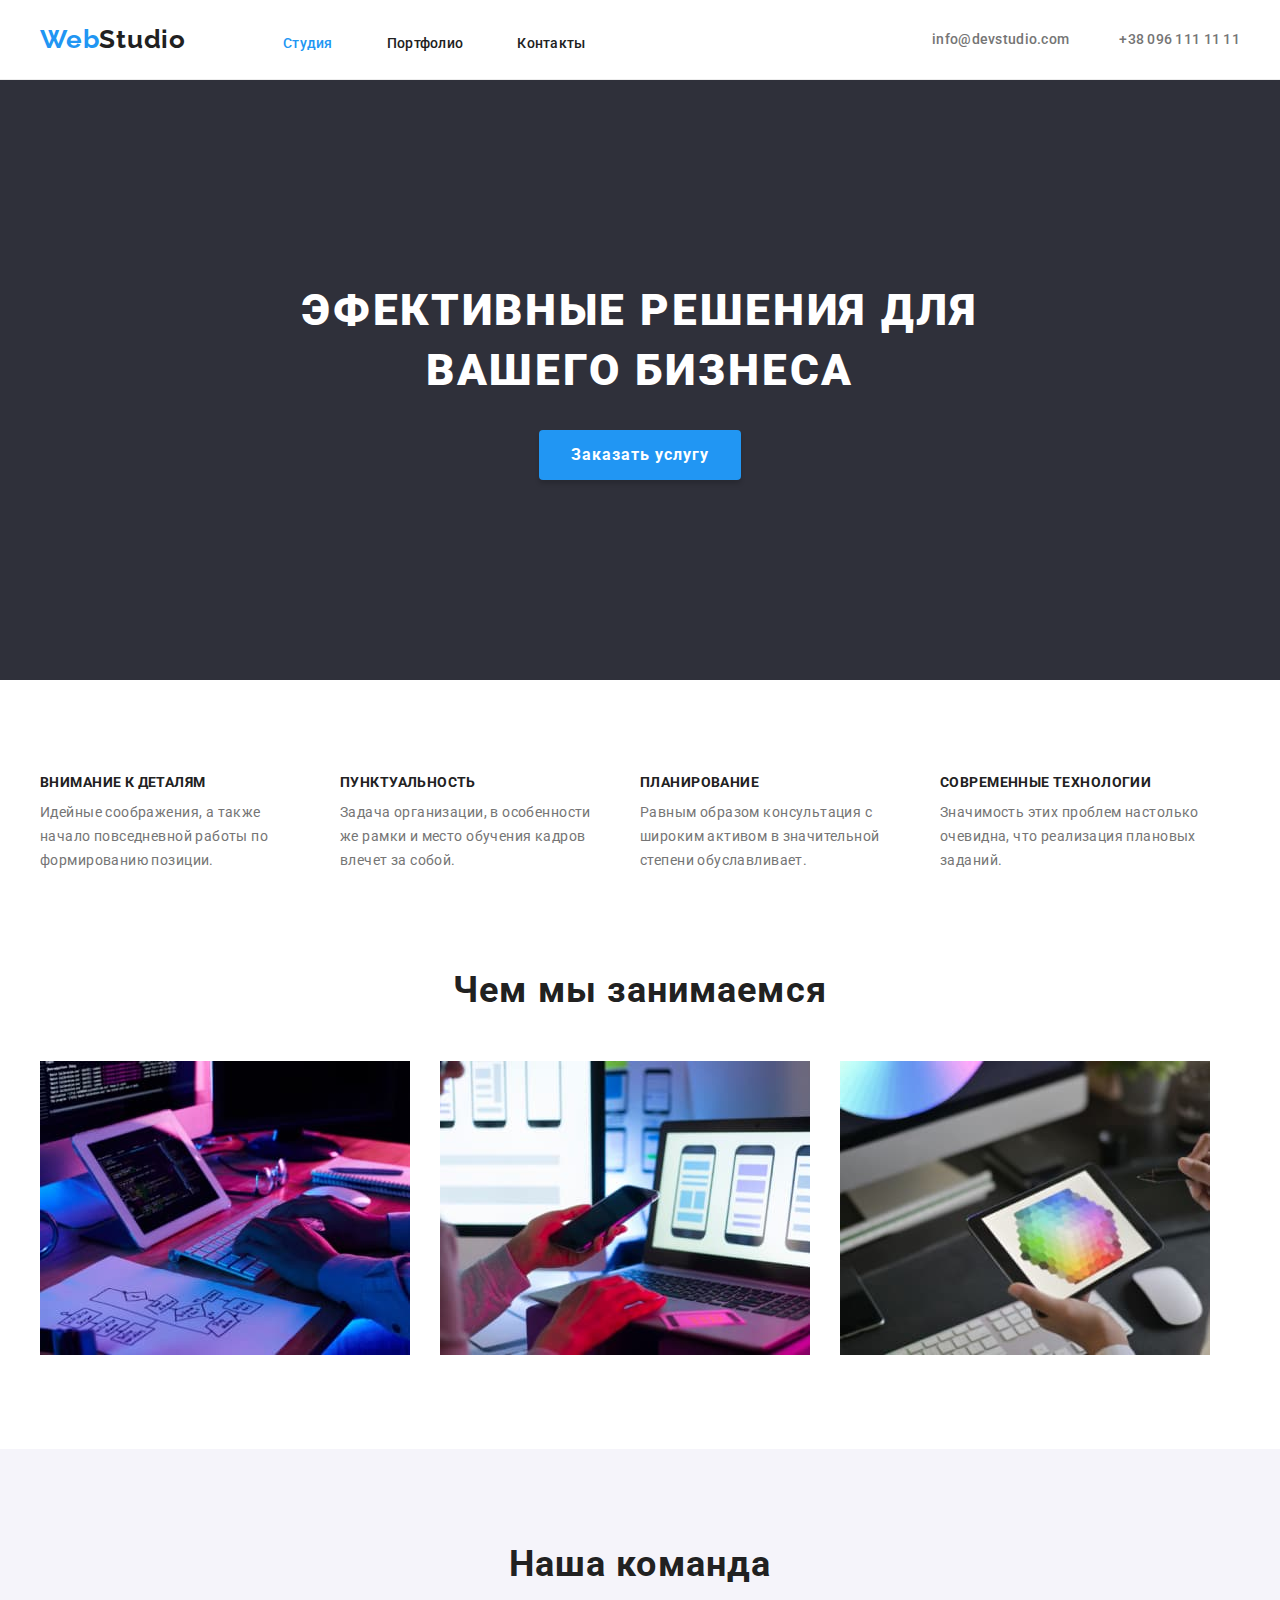
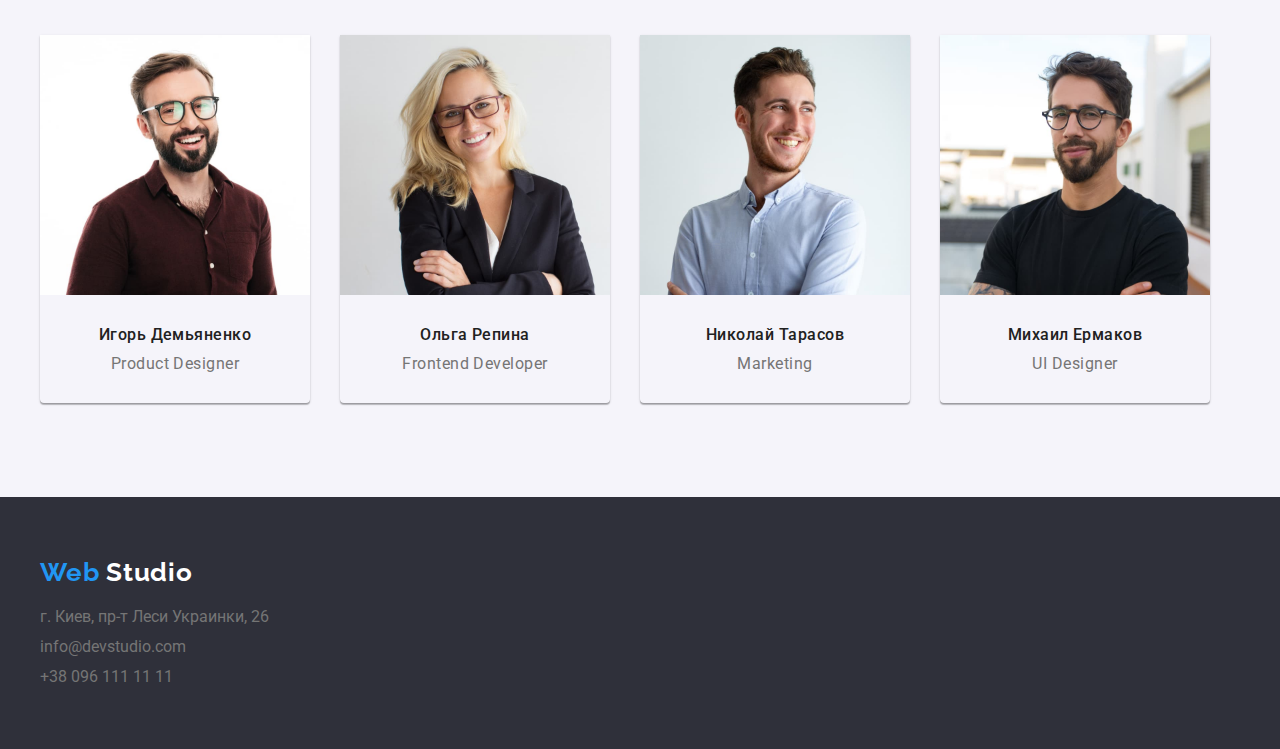
<file: index.html>
<!DOCTYPE html>
<html lang="ru">
  <head>
    <meta charset="UTF-8" />
    <meta name="description" content="Сайт под ключ" />
    <title>Web Studio</title>
    <link
      href="https://fonts.googleapis.com/css2?family=DM+Serif+Display&family=Raleway:wght@700&family=Roboto:wght@400;500;700;900&display=swap"
      rel="stylesheet"
    />
    <link rel="stylesheet" href="css/modern-normalize.css" />
    <link rel="stylesheet" href="css/style.css" />
  </head>
  <body>
    <header class="header">
      <div class="container header__container">
        <nav class="nav">
          <a class="logo" href="#"><span class="logo_fword">Web</span>Studio</a>
          <ul class="nav__list">
            <li class="nav__list-item">
              <a class="nav__link nav__link--current" href="#"> Студия </a>
            </li>
            <li class="nav__list-item">
              <a class="nav__link" href="portfolio.html"> Портфолио </a>
            </li>
            <li class="nav__list-item">
              <a class="nav__link" href="#"> Контакты </a>
            </li>
          </ul>
        </nav>
        <ul class="contacts">
          <li class="contacts_item">
            <a class="contacts__link" href="mailto:info@devstudio.com">
              info@devstudio.com
            </a>
          </li>
          <li class="contacts_item">
            <a class="contacts__link" href="tel:+380961111111">
              +38 096 111 11 11
            </a>
          </li>
        </ul>
      </div>
    </header>
    <main class="main">
      <section class="section section--dark section-h1">
        <div class="container">
          <h1 class="section__title section__title-bigger">
            Эфективные решения для вашего бизнеса
          </h1>
          <button class="button button__order button--blue" type="button">
            Заказать услугу
          </button>
        </div>
      </section>
      <section class="section section--bottom-p-zero">
        <div class="container">
          <div class="grid">
            <h2 class="visually-hidden">Наши преимущества</h2>
            <ul class="advantages">
              <li class="advantages__item">
                <h3 class="advantages__title">Внимание к деталям</h3>
                <p class="advantages__desc">
                  Идейные соображения, а также начало повседневной работы по
                  формированию позиции.
                </p>
              </li>
              <li class="advantages__item">
                <h3 class="advantages__title">Пунктуальность</h3>
                <p class="advantages__desc">
                  Задача организации, в особенности же рамки и место обучения
                  кадров влечет за собой.
                </p>
              </li>
              <li class="advantages__item">
                <h3 class="advantages__title">Планирование</h3>
                <p class="advantages__desc">
                  Равным образом консультация с широким активом в значительной
                  степени обуславливает.
                </p>
              </li>
              <li class="advantages__item">
                <h3 class="advantages__title">Современные технологии</h3>
                <p class="advantages__desc">
                  Значимость этих проблем настолько очевидна, что реализация
                  плановых заданий.
                </p>
              </li>
            </ul>
          </div>
        </div>
      </section>
      <section class="section">
        <div class="container">
          <h2 class="section__title">Чем мы занимаемся</h2>
          <ul class="doings">
            <li class="doings__item">
              <img
                class="doings__img"
                src="images/workProgramer.jpg"
                alt="програмист пишет код"
              />
            </li>
            <li class="doings__item">
              <img
                class="doings__img"
                src="images/workDesigner.jpg"
                alt="ui дизайнер делает интерфейс для мобильного приложения"
              />
            </li>
            <li class="doings__item">
              <img
                class="doings__img"
                src="images/workArtist.jpg"
                alt="веб-дизайнер выбирает цвет на графическом планшете"
              />
            </li>
          </ul>
        </div>
      </section>
      <section class="section section--gray-light">
        <div class="container">
          <h2 class="section__title">Наша команда</h2>
          <ul class="team">
            <li class="team__item">
              <img
                class="team_img"
                src="images/person1.jpg"
                alt="мужчина: в очках, короткая стрижка, борода, темные волосы, бордовая рубашка"
              />
              <div class="team__bottom-container">
                <h3 class="team__title">Игорь Демьяненко</h3>
                <p class="team_desc">Product Designer</p>
              </div>
            </li>
            <li class="team__item">
              <img
                class="team_img"
                src="images/person2.jpg"
                alt="женщина: блондинка, в очках, в черном пиджаке"
              />
              <div class="team__bottom-container">
                <h3 class="team__title">Ольга Репина</h3>
                <p class="team_desc">Frontend Developer</p>
              </div>
            </li>
            <li class="team__item">
              <img
                class="team_img"
                src="images/person3.jpg"
                alt="мужчина: короткая стрижка, длинная щетина, темные волосы, белая рубашка"
              />
              <div class="team__bottom-container">
                <h3 class="team__title">Николай Тарасов</h3>
                <p class="team_desc">Marketing</p>
              </div>
            </li>
            <li class="team__item">
              <img
                class="team_img"
                src="images/person4.jpg"
                alt="мужчина: короткая стрижка, борода, темные волосы, черная футболка"
              />
              <div class="team__bottom-container">
                <h3 class="team__title">Михаил Ермаков</h3>
                <p class="team_desc">UI Designer</p>
              </div>
            </li>
          </ul>
        </div>
      </section>
    </main>
    <footer class="footer">
      <div class="container">
        <a class="logo logo--white" href="#">
          <span class="logo_fword">Web</span> Studio
        </a>
        <address class="address">
          <ul class="address__list">
            <li class="address__item">
              <a
                class="address__contact"
                href="https://www.google.com/maps/search/?api=1&query=Киев+Леси+Украинки+26"
                target="_blank"
                rel="noopener noreferrer"
              >
                г. Киев, пр-т Леси Украинки, 26
              </a>
            </li>
            <li class="address__item">
              <a class="address__contact" href="mailto:info@devstudio.com">
                info@devstudio.com
              </a>
            </li>
            <li class="address__item">
              <a class="address__contact" href="tel:+380961111111">
                +38 096 111 11 11
              </a>
            </li>
          </ul>
        </address>
      </div>
    </footer>
  </body>
</html>
</file>
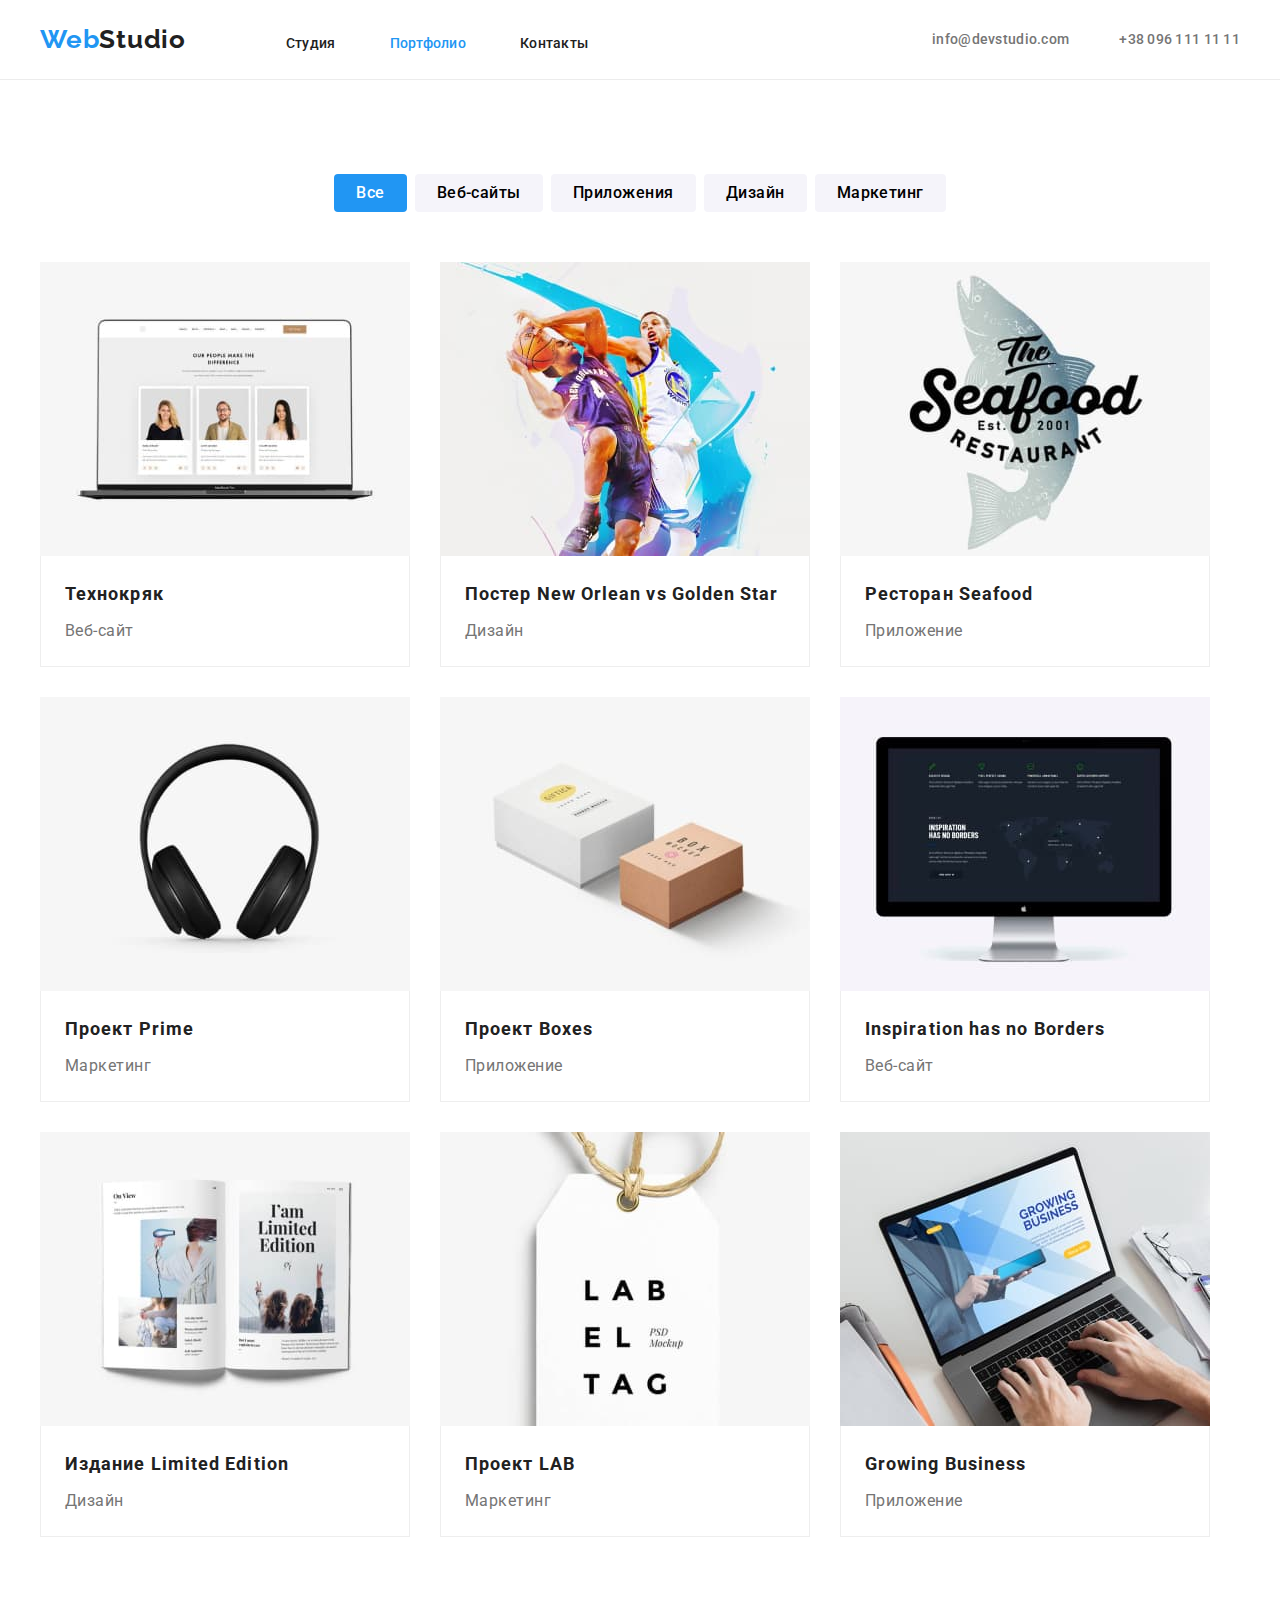
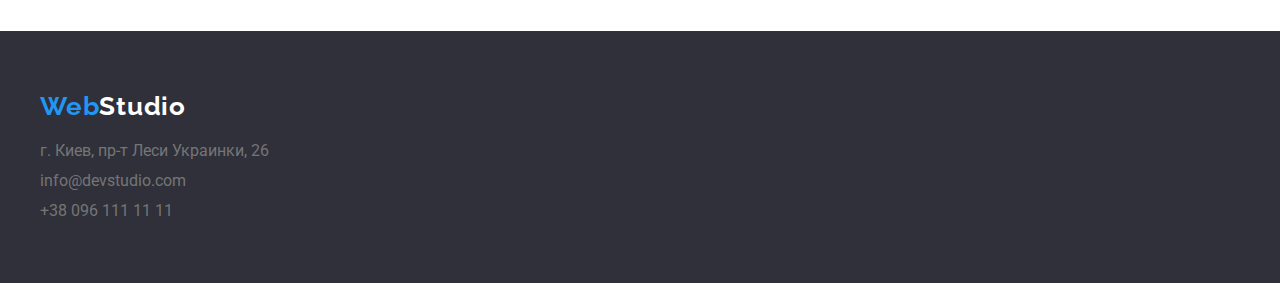
<file: portfolio.html>
<!DOCTYPE html>
<html lang="ru">
  <head>
    <meta charset="UTF-8" />
    <meta name="description" content="Портфолио" />
    <title>Портфолио</title>
    <link
      href="https://fonts.googleapis.com/css2?family=DM+Serif+Display&family=Raleway:wght@700&family=Roboto:wght@400;500;700;900&display=swap"
      rel="stylesheet"
    />
    <link rel="stylesheet" href="css/modern-normalize.css" />
    <link rel="stylesheet" href="css/style.css" />
  </head>
  <body>
    <header class="header">
      <div class="container header__container">
        <nav class="nav">
          <a class="logo" href="index.html">
            <span class="logo_fword">Web</span>Studio
          </a>
          <ul class="nav__list">
            <li class="nav__list-item">
              <a class="nav__link" href="index.html"> Студия </a>
            </li>
            <li class="nav__list-item">
              <a class="nav__link nav__link--current" href="#"> Портфолио </a>
            </li>
            <li class="nav__list-item">
              <a class="nav__link" href="#"> Контакты </a>
            </li>
          </ul>
        </nav>
        <ul class="contacts">
          <li class="contacts_item">
            <a class="contacts__link" href="mailto:info@devstudio.com">
              info@devstudio.com
            </a>
          </li>
          <li class="contacts_item">
            <a class="contacts__link" href="tel:+380961111111">
              +38 096 111 11 11
            </a>
          </li>
        </ul>
      </div>
    </header>
    <main>
      <section class="section">
        <div class="container">
          <h2 class="visually-hidden">Портфолио</h2>
          <ul class="filter-buttons">
            <li class="filter-buttons__item">
              <button class="button button--current" type="button">Все</button>
            </li>
            <li class="filter-buttons__item">
              <button class="button" type="button">Веб-сайты</button>
            </li>
            <li class="filter-buttons__item">
              <button class="button" type="button">Приложения</button>
            </li>
            <li class="filter-buttons__item">
              <button class="button" type="button">Дизайн</button>
            </li>
            <li class="filter-buttons__item">
              <button class="button" type="button">Маркетинг</button>
            </li>
          </ul>
          <ul class="project-list">
            <li class="project-list__item">
              <img
                class="project-list__img"
                src="images/portfolio1.jpg"
                alt="Ноутбук"
              />
              <div class="project-list__bottom-container">
                <h3 class="project-list__title">Технокряк</h3>
                <p class="project-list__desc">Веб-сайт</p>
              </div>
            </li>
            <li class="project-list__item">
              <img
                class="project-list__img"
                src="images/portfolio2.jpg"
                alt="Два игрока в баскетбол"
              />
              <div class="project-list__bottom-container">
                <h3 class="project-list__title">
                  Постер New Orlean vs Golden Star
                </h3>
                <p class="project-list__desc">Дизайн</p>
              </div>
            </li>
            <li class="project-list__item">
              <img
                class="project-list__img"
                src="images/portfolio3.jpg"
                alt="Логотип ресторана Seafood"
              />
              <div class="project-list__bottom-container">
                <h3 class="project-list__title">Ресторан Seafood</h3>
                <p class="project-list__desc">Приложение</p>
              </div>
            </li>
            <li class="project-list__item">
              <img
                class="project-list__img"
                src="images/portfolio4.jpg"
                alt="Черные полноразмерные наушники"
              />
              <div class="project-list__bottom-container">
                <h3 class="project-list__title">Проект Prime</h3>
                <p class="project-list__desc">Маркетинг</p>
              </div>
            </li>
            <li class="project-list__item">
              <img
                class="project-list__img"
                src="images/portfolio5.jpg"
                alt="Две коробки"
              />
              <div class="project-list__bottom-container">
                <h3 class="project-list__title">Проект Boxes</h3>
                <p class="project-list__desc">Приложение</p>
              </div>
            </li>
            <li class="project-list__item">
              <img
                class="project-list__img"
                src="images/portfolio6.jpg"
                alt="Монитор"
              />
              <div class="project-list__bottom-container">
                <h3 class="project-list__title">Inspiration has no Borders</h3>
                <p class="project-list__desc">Веб-сайт</p>
              </div>
            </li>
            <li class="project-list__item">
              <img
                class="project-list__img"
                src="images/portfolio7.jpg"
                alt="Открытая книга"
              />
              <div class="project-list__bottom-container">
                <h3 class="project-list__title">Издание Limited Edition</h3>
                <p class="project-list__desc">Дизайн</p>
              </div>
            </li>
            <li class="project-list__item">
              <img
                class="project-list__img"
                src="images/portfolio8.jpg"
                alt="Бирка с надпись: Lab el tag"
              />
              <div class="project-list__bottom-container">
                <h3 class="project-list__title">Проект LAB</h3>
                <p class="project-list__desc">Маркетинг</p>
              </div>
            </li>
            <li class="project-list__item">
              <img
                class="project-list__img"
                src="images/portfolio9.jpg"
                alt="Ноутбук на котором печатают"
              />
              <div class="project-list__bottom-container">
                <h3 class="project-list__title">Growing Business</h3>
                <p class="project-list__desc">Приложение</p>
              </div>
            </li>
          </ul>
        </div>
      </section>
    </main>
    <footer class="footer">
      <div class="container">
        <a class="logo logo--white" href="index.html">
          <span class="logo_fword">Web</span>Studio
        </a>
        <address class="address">
          <ul class="address__list">
            <li class="address__item">
              <a
                class="address__contact"
                href="https://www.google.com/maps/search/?api=1&query=Киев+Леси+Украинки+26"
                target="_blank"
                rel="noopener noreferrer"
              >
                г. Киев, пр-т Леси Украинки, 26
              </a>
            </li>
            <li class="address__item">
              <a class="address__contact" href="mailto:info@devstudio.com">
                info@devstudio.com
              </a>
            </li>
            <li class="address__item">
              <a class="address__contact" href="tel:+380961111111">
                +38 096 111 11 11
              </a>
            </li>
          </ul>
        </address>
      </div>
    </footer>
  </body>
</html>
</file>
<file: css/style.css>
:root {
  --brand-color: #2196f3;
  --background-color-gray_dark: #2f303a;
  --background-color-gray_light: #f5f4fa;
  --text-color-black: #212121;
  --text-color-grey: #757575;
  --color-white: #fff;
  --border-color: #eeeeee;
  /*--section-padding: 94px 13.4375%;*/
  --section-padding: 94px 0;
  --box-shadow-team: 0px 1px 3px rgba(0, 0, 0, 0.12),
    0px 1px 1px rgba(0, 0, 0, 0.14), 0px 2px 1px rgba(0, 0, 0, 0.2);
  --border-projects-width: 1px;
  --border-projects_item: var(--border-projects-width) solid var(--border-color);
  --button-hover-shadow: 0px 3px 1px rgba(0, 0, 0, 0.1),
    0px 1px 2px rgba(0, 0, 0, 0.08), 0px 2px 2px rgba(0, 0, 0, 0.12);
}

ul {
  padding: 0;
  list-style: none;
}

h1,
h2,
h3,
h4,
p,
ul,
li {
  margin: 0;
}

body {
  margin: 0;

  box-sizing: border-box;

  font-family: "Roboto", sans-serif;
  color: var(--text-color-black);
}

.visually-hidden {
  position: absolute;
  clip: rect(0 0 0 0);
  width: 1px;
  height: 1px;
  margin: -1px;
}

.container {
  width: 1200px;
  margin: auto;
}

.header {
  padding: 24px 0;
  border-bottom: 1px solid #ececec;
}

.header__container {
  display: flex;
  align-items: center;
}

.main {
  margin: 0;
  padding: 0;
}

.logo {
  text-decoration: none;
  font-family: "Raleway", sans-serif;
  font-weight: 700;
  font-size: 26px;
  line-height: 31px;
  letter-spacing: 0.03em;
  color: var(--text-color-black);
}

.logo_fword {
  color: var(--brand-color);
}

.logo--white {
  color: var(--color-white);
}

.nav {
  display: inline-block;
}

.nav__list {
  display: inline-block;
  margin-left: 93px;

  list-style-type: none;
}

.nav__list-item {
  display: inline-block;
}

.nav__list-item + .nav__list-item {
  margin-left: 50px;
}

.nav__link {
  text-decoration: none;
  color: var(--text-color-black);
  font-weight: 500;
  font-size: 14px;
  line-height: 16px;
  letter-spacing: 0.02em;
}

.nav__link:hover,
.nav__link:focus,
.nav__link:active {
  color: var(--brand-color);
}

.nav__link--current {
  color: var(--brand-color);
}

.contacts {
  display: flex;
  margin-left: auto;
}

.contacts_item + .contacts_item {
  margin-left: 50px;
}

.contacts__link {
  color: var(--text-color-grey);
  text-decoration: none;
  font-weight: 500;
  font-size: 14px;
  line-height: 16px;
  letter-spacing: 0.02em;
}

.contacts__link:hover,
.contacts__link:focus,
.contacts__link:active {
  color: var(--brand-color);
}

.section {
  padding: var(--section-padding);
}

.section-h1 {
  padding: 200px 0;
  text-align: center;
}

.section--bottom-p-zero {
  padding-bottom: 0;
}

.section--dark {
  background-color: var(--background-color-gray_dark);
}

.section--gray-light {
  background-color: var(--background-color-gray_light);
}

.section__title {
  display: block;
  margin: 0 0 50px 0;

  font-weight: 700;
  font-size: 36px;
  line-height: 42px;
  text-align: center;
  letter-spacing: 0.03em;
}

.section__title-bigger {
  max-width: 700px;
  margin: 0 auto 30px auto;

  font-weight: 900;
  font-size: 44px;
  line-height: 60px;
  letter-spacing: 0.06em;
  text-transform: uppercase;
  color: var(--color-white);
}

.button {
  padding: 6px 22px;

  font-weight: 500;
  font-size: 16px;
  line-height: 26px;
  text-align: center;
  letter-spacing: 0.03em;

  background: var(--background-color-gray_light);
  border-radius: 4px;
  border: none;
}

.button:hover,
.button:focus,
button:active {
  color: var(--color-white);

  box-shadow: var(--button-hover-shadow);
  background: var(--brand-color);
}

.button--blue,
.button--current {
  background-color: var(--brand-color);
  color: var(--color-white);
}

.button--blue:hover,
.button--blue:focus,
.button--blue:active {
  color: var(--brand-color);
  background-color: var(--background-color-gray_light);
}

.button__order {
  padding: 10px 32px;

  line-height: 30px;
  letter-spacing: 0.06em;
  font-weight: 700;

  box-shadow: 0 4px 4px rgba(0, 0, 0, 0.15);
}

.advantages {
  display: flex;
}

.advantages__item {
  max-width: 270px;
}

.advantages__item + .advantages__item {
  margin-left: 30px;
}

.advantages__title {
  font-size: 14px;
  line-height: 16px;
  letter-spacing: 0.03em;
  text-transform: uppercase;
}

.advantages__desc {
  margin: 10px 0 0 0;
  min-height: 75px;

  font-size: 14px;
  line-height: 24px;
  letter-spacing: 0.03em;
  color: var(--text-color-grey);
}

.doings {
  display: flex;
}

.doings__item {
}

.doings__item:not(:last-child) {
  margin-right: 30px;
}

.doings__img {
  display: block;
  max-width: 100%;
}

.team {
  display: flex;
}

.team__item {
  max-width: 270px;

  box-shadow: var(--box-shadow-team);
  border-radius: 0 0 4px 4px;
}

.team__item:not(:last-child) {
  margin-right: 30px;
}

.team_img {
  display: block;
  max-width: 100%;
}

.team__bottom-container {
  padding: 30px 0;
}

.team__title {
  margin-bottom: 10px;

  font-weight: 500;
  font-size: 16px;
  line-height: 19px;
  text-align: center;
  letter-spacing: 0.03em;
}

.team_desc {
  margin: 0;

  font-size: 16px;
  line-height: 19px;
  text-align: center;
  letter-spacing: 0.03em;
  color: var(--text-color-grey);
}

.footer {
  padding: 60px 0;
  background-color: var(--background-color-gray_dark);
}

.address {
  margin-top: 20px;

  font-style: normal;
}

.address__list {
  list-style-type: none;
  padding: 0;
  margin: 0;
}

.address__item:not(:last-child) {
  margin-bottom: 9px;
}

.address__item {
  min-height: 21px;
}

.address__contact {
  text-decoration: none;
  color: var(--text-color-grey);
}

.address__contact:hover,
.address__contact:active,
.address__contact:focus {
  color: var(--color-white);
}

.filter-buttons {
  display: flex;
  justify-content: center;
  margin-bottom: 50px;
}

.filter-buttons__item {
}

.filter-buttons__item:not(:last-child) {
  margin-right: 8px;
}

.project-list {
  margin: -15px;
  display: flex;
  flex-wrap: wrap;
}

.project-list__item {
  margin: 15px;
  max-width: 370px;
}

.project-list__bottom-container {
  padding: 20px 24px;

  border-right: var(--border-projects_item);
  border-left: var(--border-projects_item);
  border-bottom: var(--border-projects_item);
}

.project-list__title {
  margin-top: 0;
  margin-bottom: 4px;

  font-size: 18px;
  line-height: 36px;
  letter-spacing: 0.06em;
  color: var(--text-color-black);
}

.project-list__img {
  display: block;
  max-width: 100%;
}

.project-list__desc {
  margin: 0;

  font-size: 16px;
  line-height: 30px;
  letter-spacing: 0.03em;
  color: var(--text-color-grey);
}
</file>
